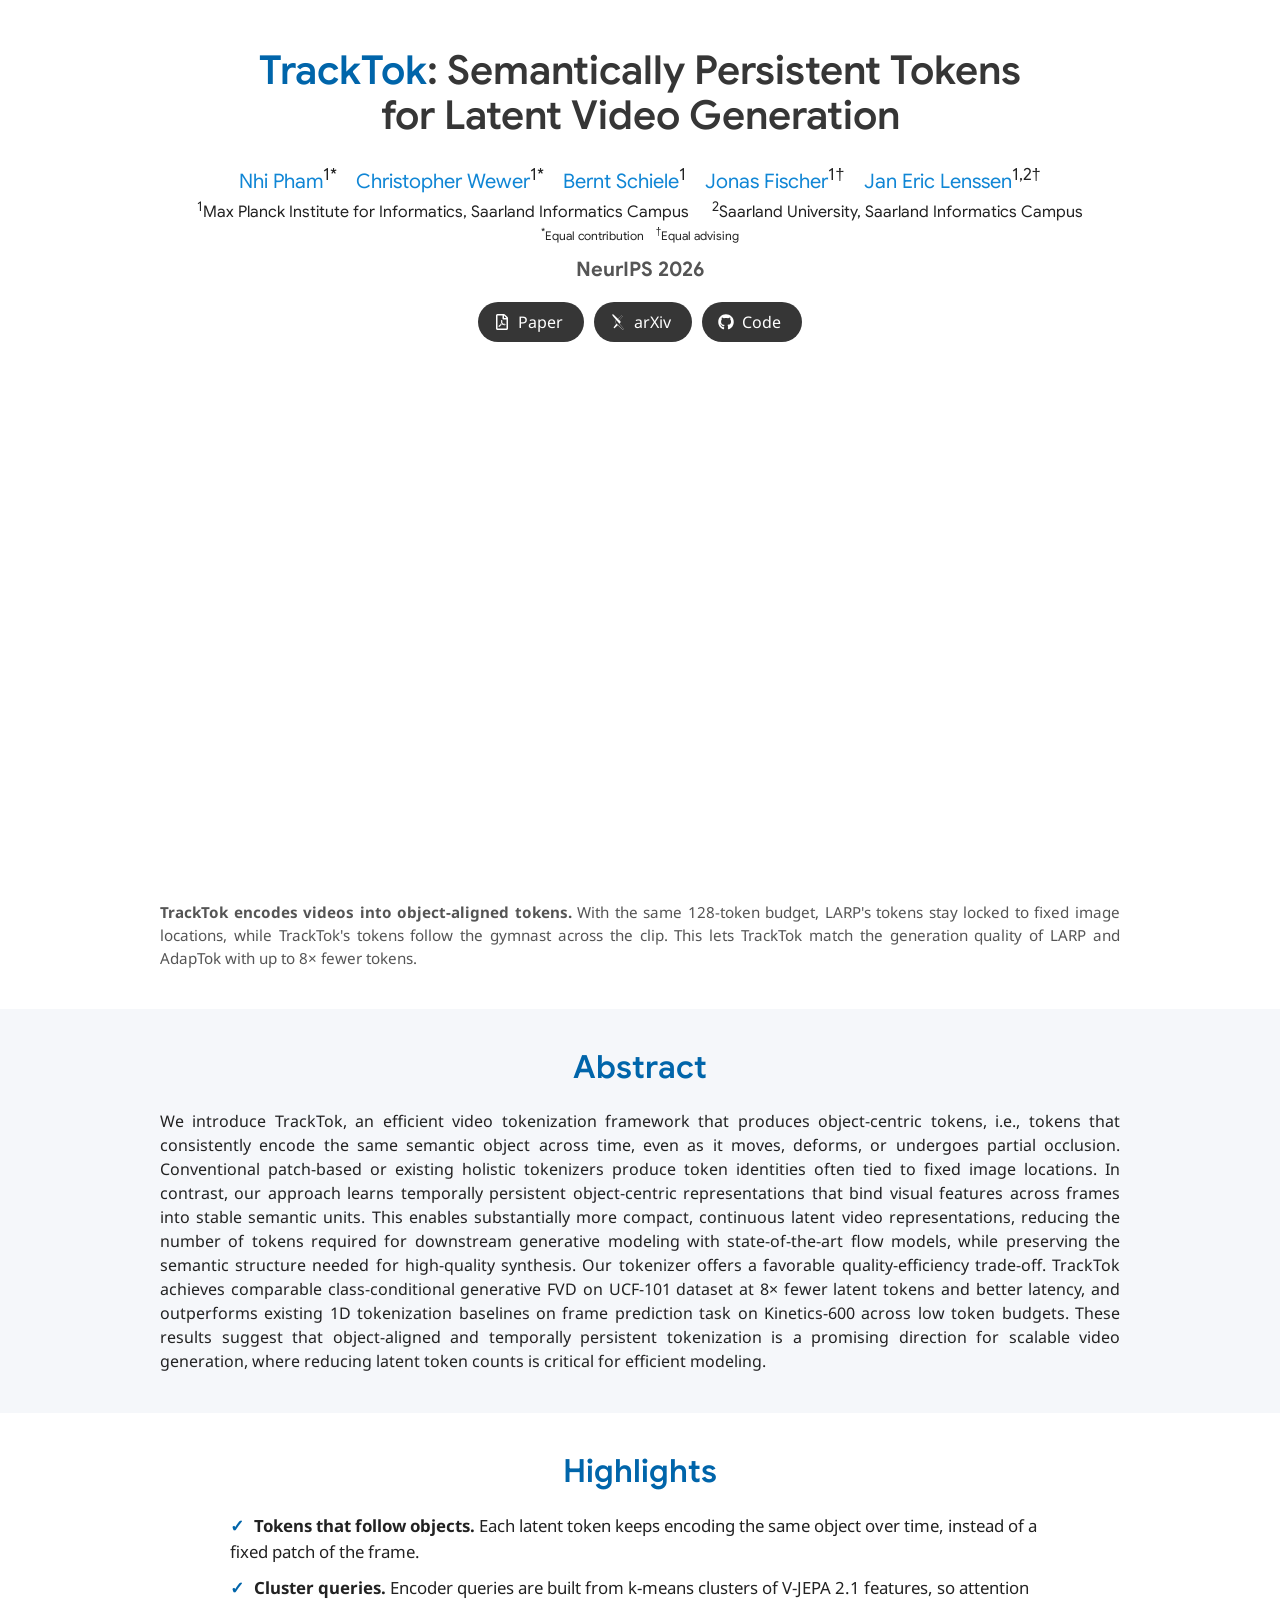
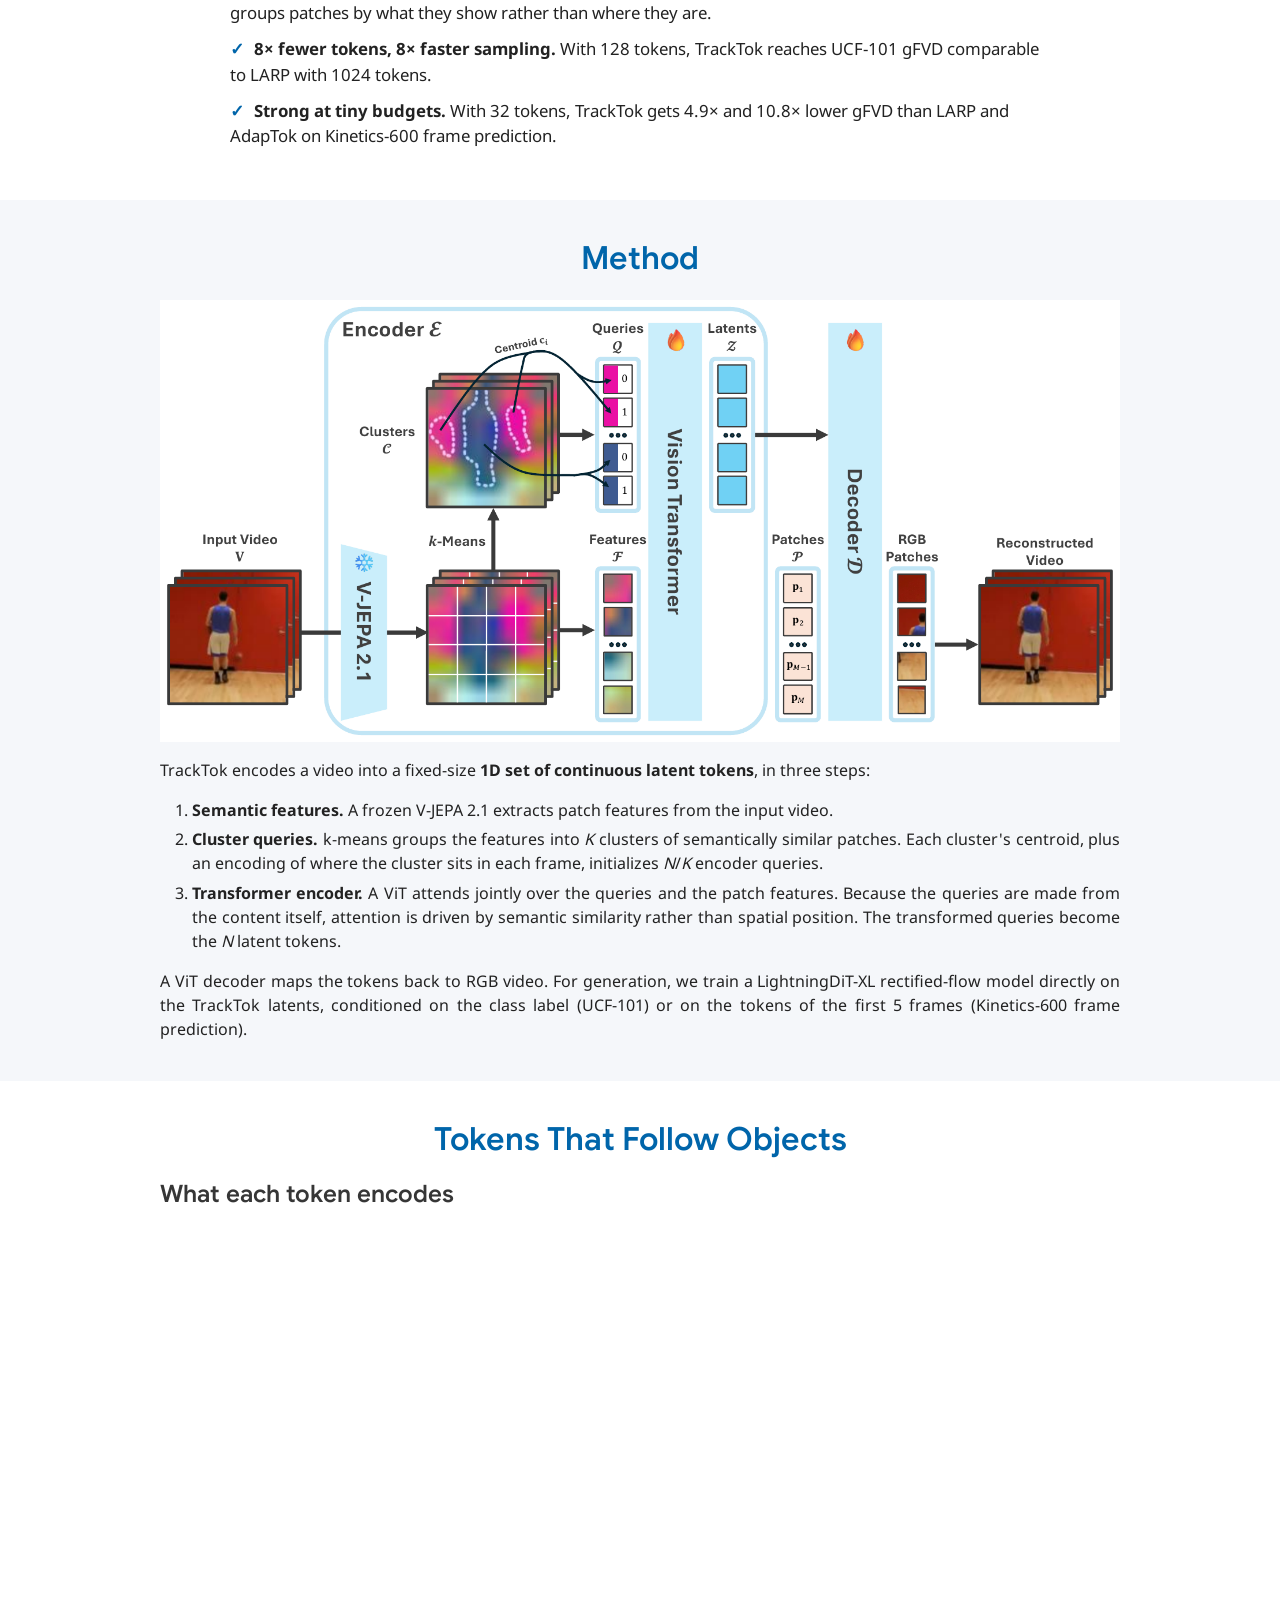
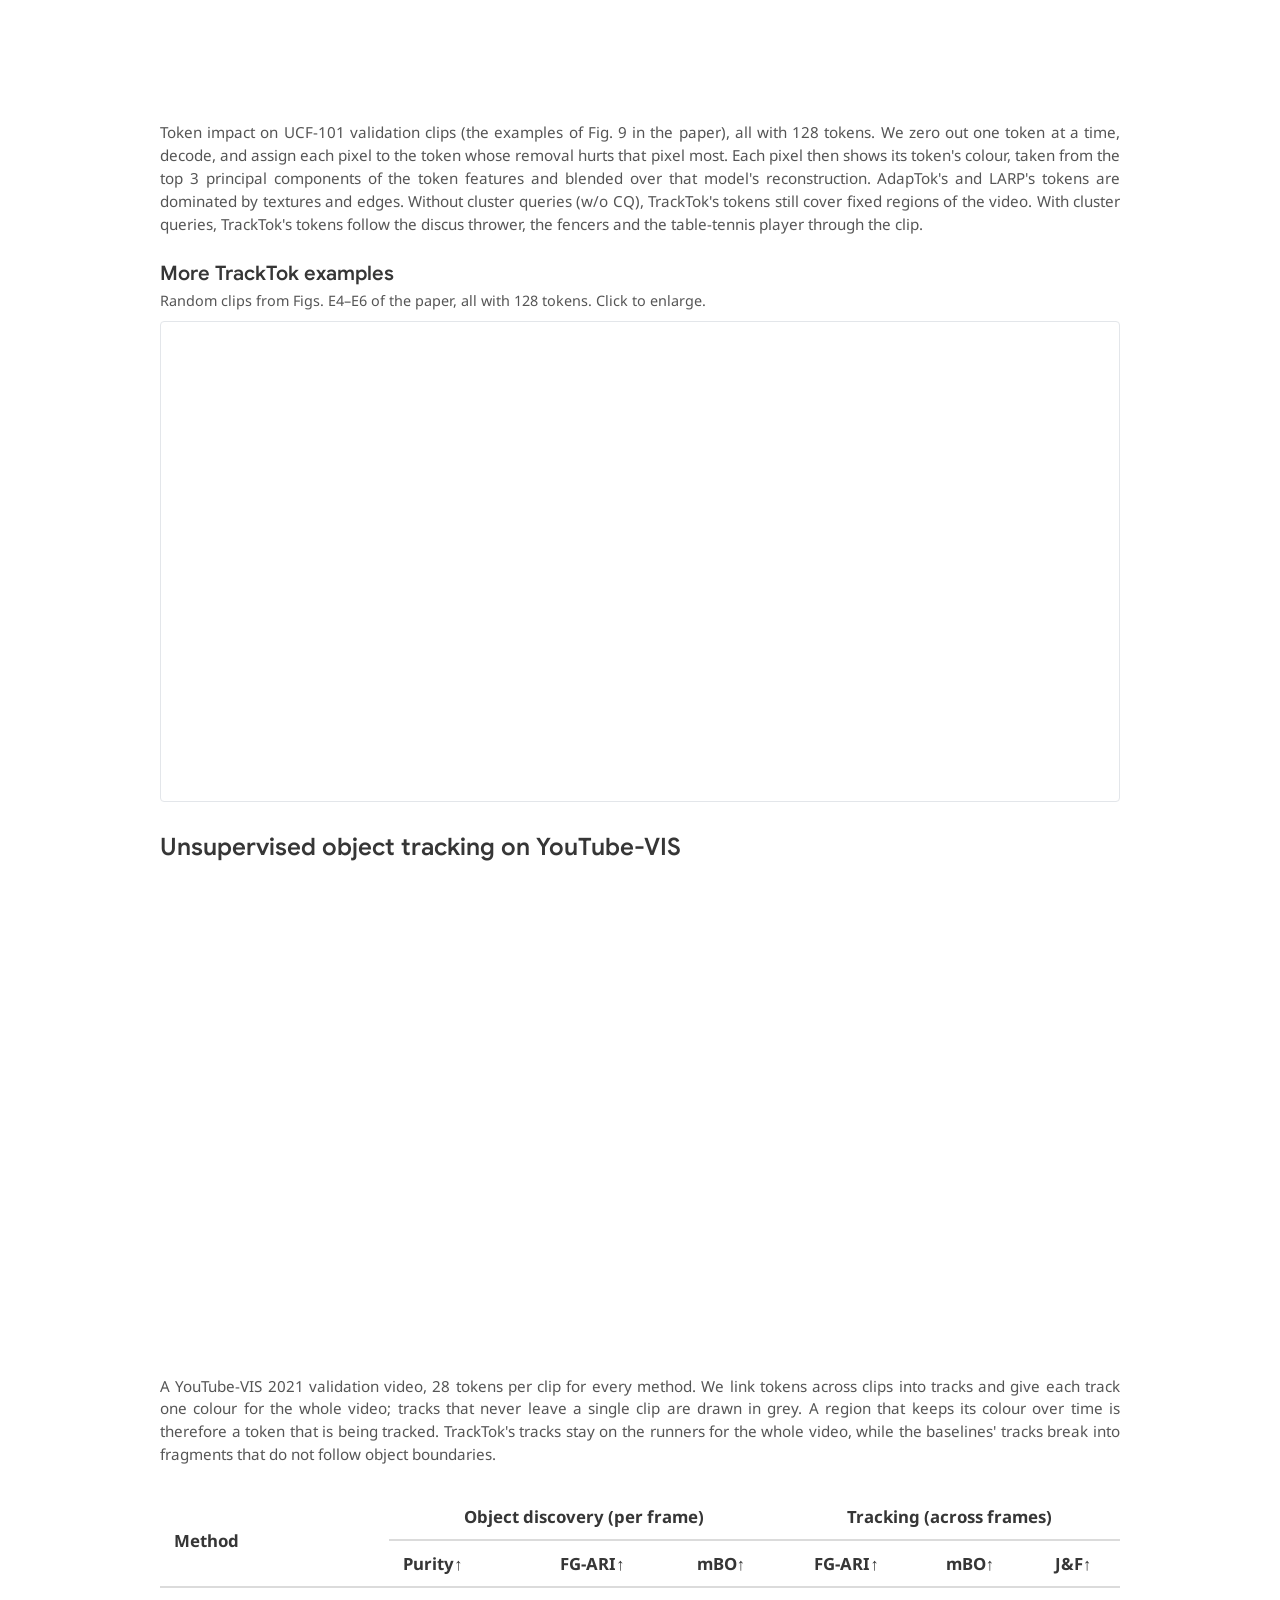
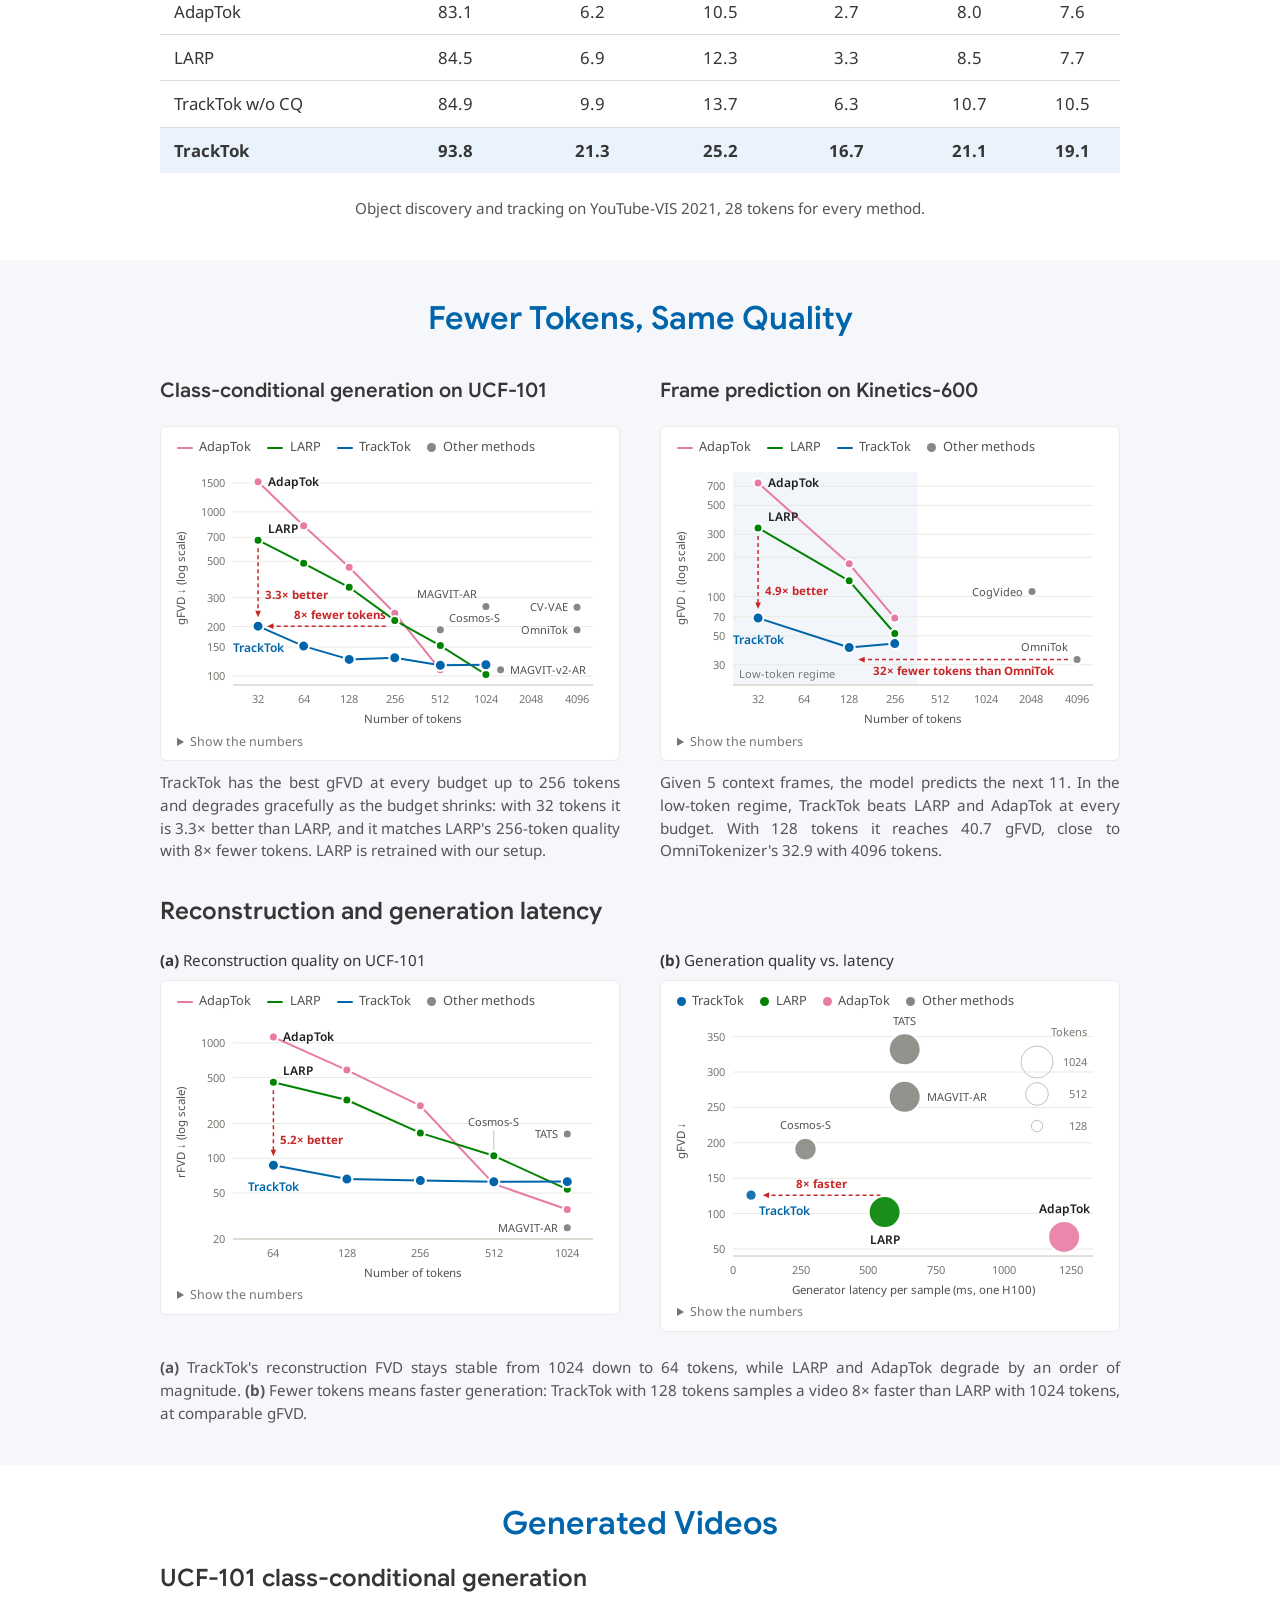
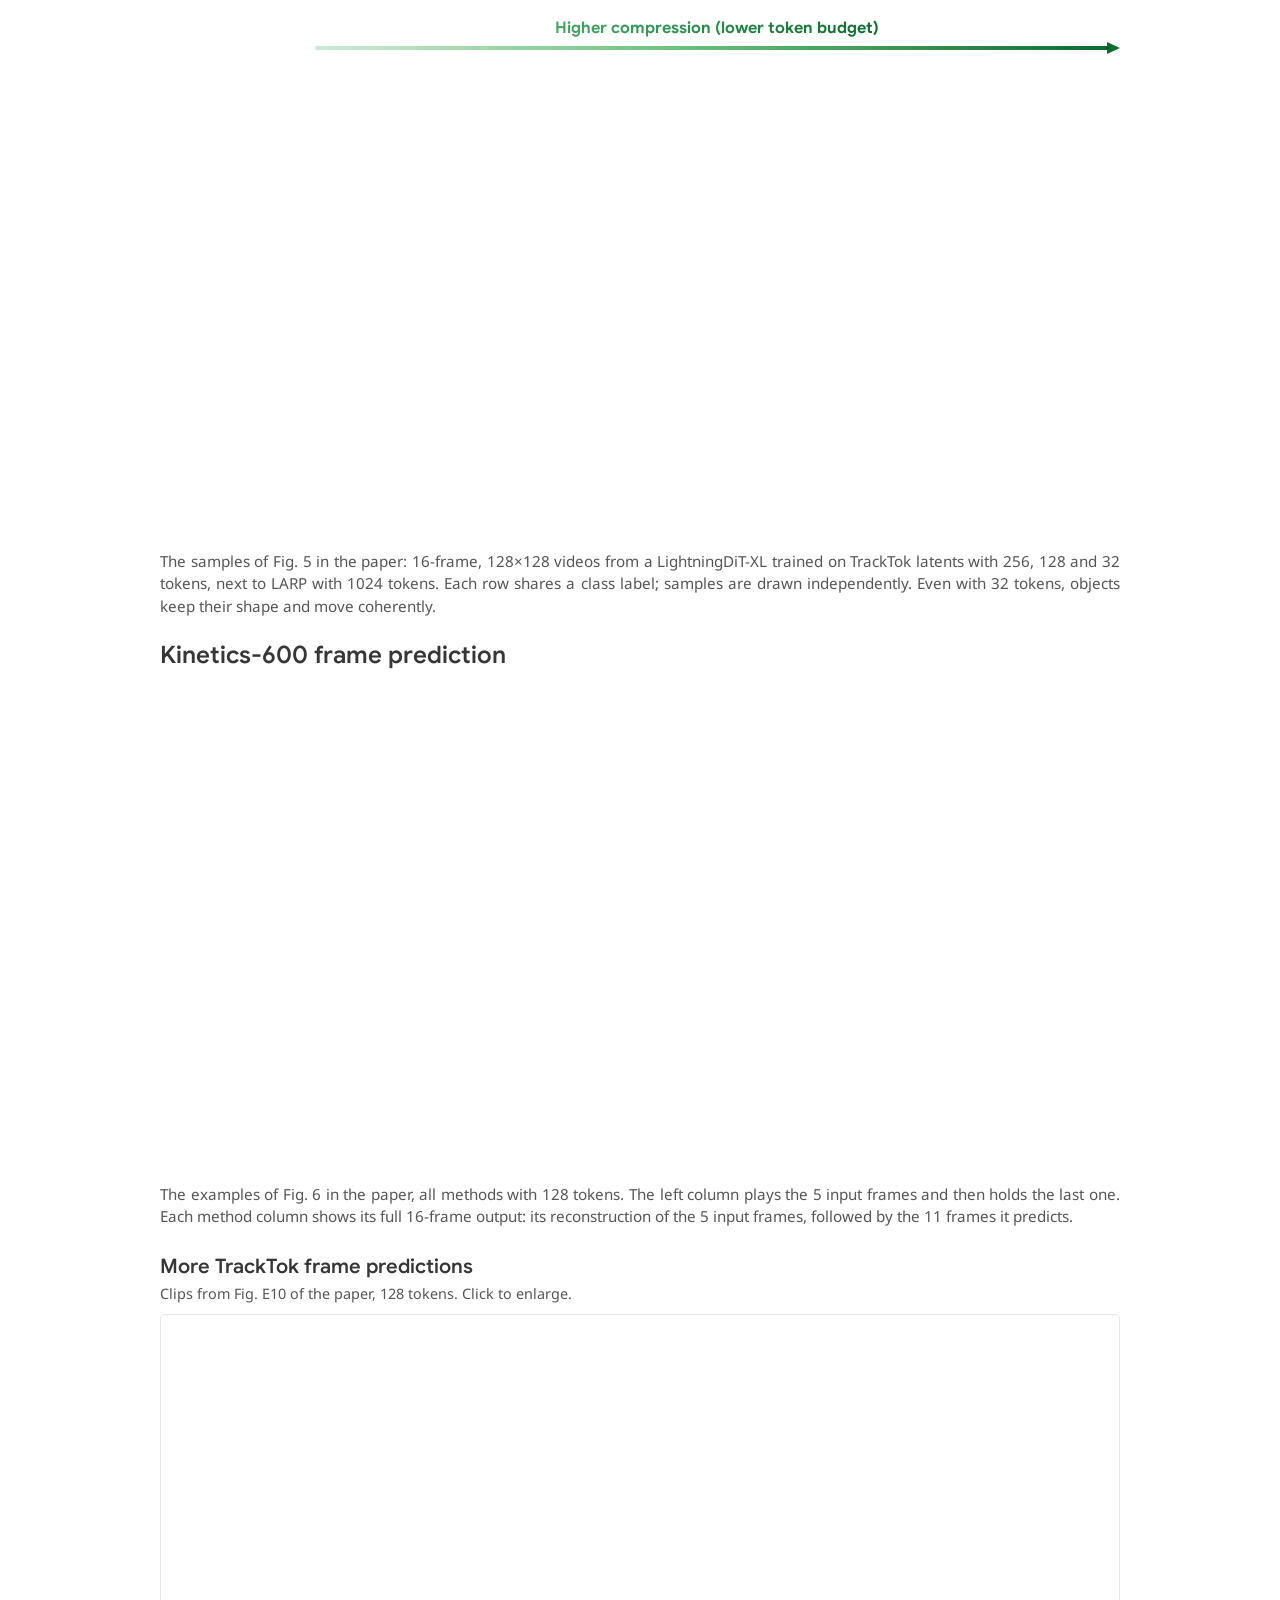
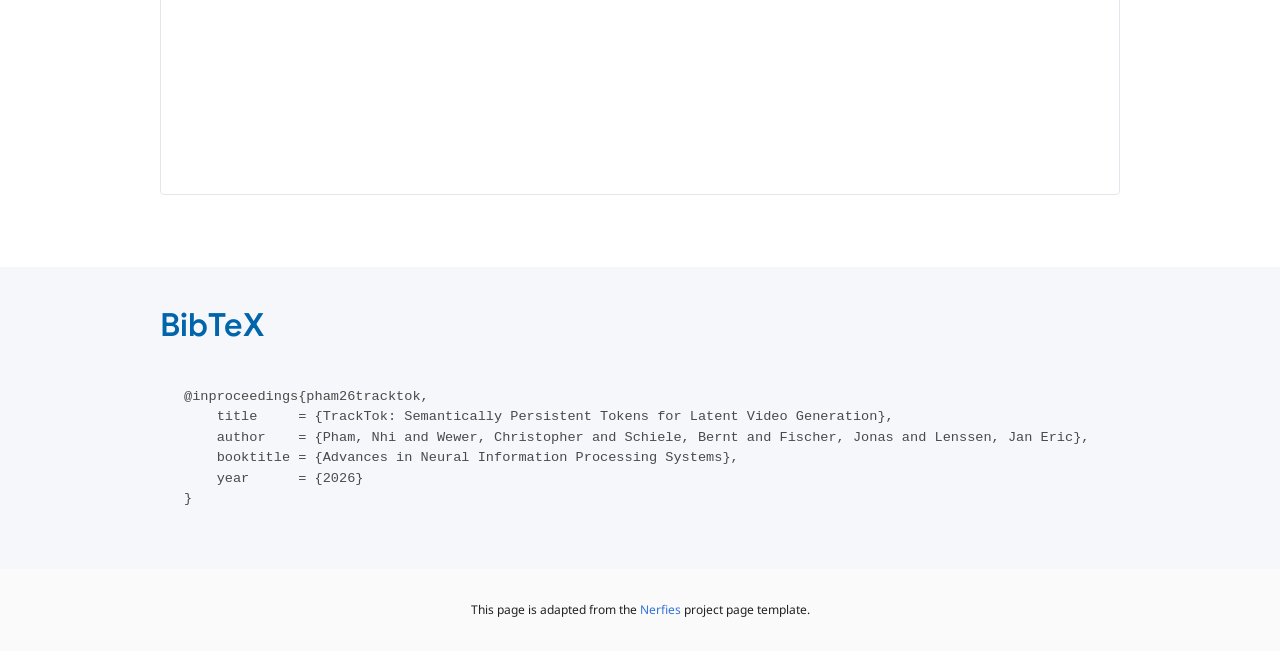
<file: tracktok/index.html>
<!DOCTYPE html>
<html lang="en">

<head>
  <meta charset="utf-8">
  <meta name="viewport" content="width=device-width, initial-scale=1">
  <meta name="description"
    content="TrackTok: a 1D video tokenizer whose tokens follow the same object across frames, giving comparable generation quality with 8x fewer tokens.">
  <meta name="keywords" content="TrackTok, video tokenizer, object-centric, video generation, NeurIPS 2026">
  <title>TrackTok: Semantically Persistent Tokens for Latent Video Generation</title>

  <link rel="stylesheet" href="./static/css/bulma.min.css">
  <link rel="stylesheet" href="./static/css/index.css">
  <script defer src="./static/js/charts.js"></script>
</head>

<body>

  <!-- ===================================================== Header -->
  <section class="hero">
    <div class="hero-body">
      <div class="container is-max-desktop has-text-centered">
        <h1 class="title is-2 publication-title">
          <span class="accent">TrackTok</span>: Semantically Persistent Tokens<br> for Latent Video Generation
        </h1>

        <div class="is-size-5 publication-authors">
          <span class="author-block"><a href="https://phamleyennhi.github.io/">Nhi Pham</a><sup>1*</sup></span>
          <span class="author-block"><a href="https://chrixtar.github.io/">Christopher Wewer</a><sup>1*</sup></span>
          <span class="author-block"><a
              href="https://www.mpi-inf.mpg.de/departments/computer-vision-and-machine-learning/people/bernt-schiele">Bernt
              Schiele</a><sup>1</sup></span>
          <span class="author-block"><a href="https://explainablemachines.com/members/jonas-fischer.html">Jonas
              Fischer</a><sup>1&dagger;</sup></span>
          <span class="author-block"><a href="https://janericlenssen.github.io/">Jan Eric
              Lenssen</a><sup>1,2&dagger;</sup></span>
        </div>

        <div class="is-size-6 publication-authors">
          <span class="affiliation-block"><sup>1</sup>Max Planck Institute for Informatics, Saarland Informatics
            Campus</span>
          <span class="affiliation-block"><sup>2</sup>Saarland University, Saarland Informatics Campus</span>
        </div>
        <div class="is-size-7 publication-authors">
          <sup>*</sup>Equal contribution &nbsp;&nbsp; <sup>&dagger;</sup>Equal advising
        </div>

        <div class="is-size-5 publication-authors" style="margin-top: 0.6rem;">
          <span class="publication-venue">NeurIPS 2026</span>
        </div>

        <div class="publication-links" style="margin-top: 0.8rem;">
          <span class="link-block">
            <a href="https://arxiv.org/pdf/2610.33857" class="button is-normal is-rounded is-dark" target="_blank">
              <span class="icon"><svg viewBox="0 0 384 512" aria-hidden="true">
                  <path fill="currentColor"
                    d="M369.9 97.9L286 14C277 5 264.8-.1 252.1-.1H48C21.5 0 0 21.5 0 48v416c0 26.5 21.5 48 48 48h288c26.5 0 48-21.5 48-48V131.9c0-12.7-5.1-25-14.1-34zM332.1 128H256V51.9l76.1 76.1zM48 464V48h160v104c0 13.3 10.7 24 24 24h104v288H48zm250.2-143.7c-12.2-12-47-8.7-64.4-6.5-17.2-10.5-28.7-25-36.8-46.3 3.9-16.1 10.1-40.6 5.4-56-4.2-26.2-37.8-23.6-42.6-5.9-4.4 16.1-.4 38.5 7 67.1-10 23.9-24.9 56-35.4 74.4-20 10.3-47 26.2-51 46.2-3.3 15.8 26 55.2 76.1-31.2 22.4-7.4 46.8-16.5 68.4-20.1 18.9 10.2 41 17 55.8 17 25.5 0 28-28.2 17.5-38.7zm-198.1 77.8c5.1-13.7 24.5-29.5 30.4-35-19 30.3-30.4 35.7-30.4 35zm81.6-190.6c7.4 0 6.7 32.1 1.8 40.8-4.4-13.9-4.3-40.8-1.8-40.8zm-24.4 136.6c9.7-16.9 18-37 24.7-54.7 8.3 15.1 18.9 27.2 30.1 35.5-20.8 4.3-38.9 13.1-54.8 19.2zm131.6-5s-5 6-37.3-7.8c35.1-2.6 40.9 5.4 37.3 7.8z" />
                </svg></span><span>Paper</span>
            </a>
          </span>
          <span class="link-block">
            <a href="https://arxiv.org/abs/2610.33857" class="button is-normal is-rounded is-dark" target="_blank">
              <span class="icon"><svg viewBox="0 0 448 512" aria-hidden="true">
                  <g>
                    <g transform="matrix(1.5499998,0,0,-1.5499998,-123.19936,553.59966)">
                      <path fill="currentColor"
                        d="m 119.65,351.996 c -5.84961,0.13477 -11.1943,-3.29883 -13.502,-8.67578 -2.19629,-5.27051 -0.61914,-8.9668 4.19727,-15.8652 7.05469,-10.3799 78.8242,-96.5625 78.8242,-96.5625 l -15.8828,-14.8633 c -13.3809,-13.3779 -13.9561,-31.333 -1.50977,-43.7754 l 18.4922,-17.6133 -51.5977,-63.377 c -4.00586,-4.26758 -6.48535,-11.7559 -4.24805,-17.1309 2.27832,-5.53613 7.69727,-9.12891 13.6836,-9.07031 3.83398,0.0957 7.43262,1.87402 9.83789,4.86133 l 61.3691,57.0566 94.5762,-90.0703 c 3.19434,-3.08398 7.44336,-4.83984 11.8828,-4.91016 1.60449,0.0039 3.19824,0.245117 4.73242,0.714844 5.7793,1.80566 10.249,6.41797 11.8711,12.252 1.2998,5.47363 -0.27637,11.2334 -4.18164,15.2832 l -83.0859,100.011996 14.8789,13.834 c 11.0957,10.0029 11.1543,27.3906 0.12695,37.4688 l -16.2949,15.6309 56.2559,66.4434 0.0742,0.0859 0.0664,0.0899 c 5.02734,6.53125 7.43164,11.5615 4.83984,17.9395 -3.13379,5.96875 -8.69727,10.29 -15.2559,11.8516 -0.67676,0.0908 -1.35938,0.13574 -2.04297,0.13671 l -0.004,-0.0117 c -4.42871,-0.27051 -8.61035,-2.13086 -11.7754,-5.24023 l -0.13086,-0.10743 -0.12304,-0.11132 -65.207,-59.127 -89.8965,86.2402 c 0,0 -5.33398,6.47754 -10.9707,6.61133 z m 178.104,-33.041 c 0.47852,-0.002 0.95703,-0.0332 1.43164,-0.0957 4.84277,-1.33301 8.95605,-4.54004 11.4316,-8.91016 1.44922,-3.5625 1.00293,-6.45703 -4.19727,-13.2148 l -56.0586,-66.2188 -26.375,25.3027 64.9551,58.9062 c 2.33887,2.41504 5.46484,3.91113 8.8125,4.2168 v 0.0137 z M 192.436,227.402 334.446,57.244 c 2.78711,-3.48926 4.5293,-6.97949 3.3418,-10.9121 -1.16113,-4.30273 -4.43457,-7.71777 -8.68555,-9.05664 -1.08105,-0.333984 -2.20508,-0.503906 -3.33594,-0.505859 -3.20801,0.07617 -6.26953,1.35645 -8.57617,3.58789 l -142.033,135.284999 c -11.1719,11.1719 -9.48242,26.0195 1.39258,36.8945 z" />
                    </g>
                  </g>
                </svg></span><span>arXiv</span>
            </a>
          </span>
          <span class="link-block">
            <a href="https://github.com/phamleyennhi/tracktok" class="button is-normal is-rounded is-dark"
              target="_blank">
              <span class="icon"><svg viewBox="0 0 496 512" aria-hidden="true">
                  <path fill="currentColor"
                    d="M165.9 397.4c0 2-2.3 3.6-5.2 3.6-3.3.3-5.6-1.3-5.6-3.6 0-2 2.3-3.6 5.2-3.6 3-.3 5.6 1.3 5.6 3.6zm-31.1-4.5c-.7 2 1.3 4.3 4.3 4.9 2.6 1 5.6 0 6.2-2s-1.3-4.3-4.3-5.2c-2.6-.7-5.5.3-6.2 2.3zm44.2-1.7c-2.9.7-4.9 2.6-4.6 4.9.3 2 2.9 3.3 5.9 2.6 2.9-.7 4.9-2.6 4.6-4.6-.3-1.9-3-3.2-5.9-2.9zM244.8 8C106.1 8 0 113.3 0 252c0 110.9 69.8 205.8 169.5 239.2 12.8 2.3 17.3-5.6 17.3-12.1 0-6.2-.3-40.4-.3-61.4 0 0-70 15-84.7-29.8 0 0-11.4-29.1-27.8-36.6 0 0-22.9-15.7 1.6-15.4 0 0 24.9 2 38.6 25.8 21.9 38.6 58.6 27.5 72.9 20.9 2.3-16 8.8-27.1 16-33.7-55.9-6.2-112.3-14.3-112.3-110.5 0-27.5 7.6-41.3 23.6-58.9-2.6-6.5-11.1-33.3 2.6-67.9 20.9-6.5 69 27 69 27 20-5.6 41.5-8.5 62.8-8.5s42.8 2.9 62.8 8.5c0 0 48.1-33.6 69-27 13.7 34.7 5.2 61.4 2.6 67.9 16 17.7 25.8 31.5 25.8 58.9 0 96.5-58.9 104.2-114.8 110.5 9.2 7.9 17 22.9 17 46.4 0 33.7-.3 75.4-.3 83.6 0 6.5 4.6 14.4 17.3 12.1C428.2 457.8 496 362.9 496 252 496 113.3 383.5 8 244.8 8zM97.2 352.9c-1.3 1-1 3.3.7 5.2 1.6 1.6 3.9 2.3 5.2 1 1.3-1 1-3.3-.7-5.2-1.6-1.6-3.9-2.3-5.2-1zm-10.8-8.1c-.7 1.3.3 2.9 2.3 3.9 1.6 1 3.6.7 4.3-.7.7-1.3-.3-2.9-2.3-3.9-2-.6-3.6-.3-4.3.7zm32.4 35.6c-1.6 1.3-1 4.3 1.3 6.2 2.3 2.3 5.2 2.6 6.5 1 1.3-1.3.7-4.3-1.3-6.2-2.2-2.3-5.2-2.6-6.5-1zm-11.4-14.7c-1.6 1-1.6 3.6 0 5.9 1.6 2.3 4.3 3.3 5.6 2.3 1.6-1.3 1.6-3.9 0-6.2-1.4-2.3-4-3.3-5.6-2z" />
                </svg></span><span>Code</span>
            </a>
          </span>
        </div>
      </div>
    </div>
  </section>

  <!-- ===================================================== Teaser -->
  <section class="section" style="padding-top: 0;">
    <div class="container is-max-desktop">
      <div class="figure">
        <video autoplay muted loop playsinline preload="auto"
          aria-label="Input balance-beam clip next to the token maps of LARP and TrackTok">
          <source src="./static/videos/teaser_tokens.mp4" type="video/mp4">
        </video>
      </div>
      <p class="caption">
        <b>TrackTok encodes videos into object-aligned tokens.</b> With the same 128-token budget, LARP's tokens stay
        locked to fixed image locations, while TrackTok's tokens follow the gymnast across the clip. This lets
        TrackTok match the generation quality of LARP and AdapTok with up to 8&times; fewer tokens.
      </p>
    </div>
  </section>

  <!-- ===================================================== Abstract -->
  <section class="section soft">
    <div class="container is-max-desktop">
      <h2 class="title is-3 has-text-centered">Abstract</h2>
      <div class="content has-text-justified">
        <p>
          We introduce TrackTok, an efficient video tokenization framework that produces object-centric tokens,
          i.e., tokens that consistently encode the same semantic object across time, even as it moves, deforms, or
          undergoes partial occlusion. Conventional patch-based or existing holistic tokenizers produce token
          identities often tied to fixed image locations. In contrast, our approach learns temporally persistent
          object-centric representations that bind visual features across frames into stable semantic units. This
          enables substantially more compact, continuous latent video representations, reducing the number of tokens
          required for downstream generative modeling with state-of-the-art flow models, while preserving the semantic
          structure needed for high-quality synthesis. Our tokenizer offers a favorable quality-efficiency trade-off.
          TrackTok achieves comparable class-conditional generative FVD on UCF-101 dataset at 8&times; fewer latent
          tokens and better latency, and outperforms existing 1D tokenization baselines on frame prediction task on
          Kinetics-600 across low token budgets. These results suggest that object-aligned and temporally persistent
          tokenization is a promising direction for scalable video generation, where reducing latent token counts is
          critical for efficient modeling.
        </p>
      </div>
    </div>
  </section>

  <!-- ===================================================== Highlights -->
  <section class="section">
    <div class="container is-max-desktop">
      <h2 class="title is-3 has-text-centered">Highlights</h2>
      <ul class="highlights">
        <li><b>Tokens that follow objects.</b> Each latent token keeps encoding the same object over time, instead of
          a fixed patch of the frame.</li>
        <li><b>Cluster queries.</b> Encoder queries are built from k-means clusters of V-JEPA 2.1 features, so
          attention groups patches by what they show rather than where they are.</li>
        <li><b>8&times; fewer tokens, 8&times; faster sampling.</b> With 128 tokens, TrackTok reaches UCF-101 gFVD
          comparable to LARP with 1024 tokens.</li>
        <li><b>Strong at tiny budgets.</b> With 32 tokens, TrackTok gets 4.9&times; and 10.8&times; lower gFVD than
          LARP and AdapTok on Kinetics-600 frame prediction.</li>
      </ul>
    </div>
  </section>

  <!-- ===================================================== Method -->
  <section class="section soft">
    <div class="container is-max-desktop">
      <h2 class="title is-3 has-text-centered">Method</h2>
      <div class="figure">
        <img src="./static/images/method.png"
          alt="TrackTok architecture: V-JEPA 2.1 features, k-means clusters forming encoder queries, a Vision Transformer encoder producing latent tokens, and a ViT decoder reconstructing the video.">
      </div>
      <div class="content has-text-justified" style="margin-top: 1rem;">
        <p>
          TrackTok encodes a video into a fixed-size <b>1D set of continuous latent tokens</b>, in three steps:
        </p>
        <ol class="method-steps">
          <li><b>Semantic features.</b> A frozen V-JEPA 2.1 extracts patch features from the input video.</li>
          <li><b>Cluster queries.</b> k-means groups the features into <i>K</i> clusters of semantically similar
            patches. Each cluster's centroid, plus an encoding of where the cluster sits in each frame, initializes
            <i>N</i>/<i>K</i> encoder queries.
          </li>
          <li><b>Transformer encoder.</b> A ViT attends jointly over the queries and the patch features. Because the
            queries are made from the content itself, attention is driven by semantic similarity rather than spatial
            position. The transformed queries become the <i>N</i> latent tokens.</li>
        </ol>
        <p>
          A ViT decoder maps the tokens back to RGB video. For generation, we train a LightningDiT-XL rectified-flow
          model directly on the TrackTok latents, conditioned on the class label (UCF-101) or on the tokens of the
          first 5 frames (Kinetics-600 frame prediction).
        </p>
      </div>
    </div>
  </section>

  <!-- ===================================================== Object-centric tokens -->
  <section class="section">
    <div class="container is-max-desktop">
      <h2 class="title is-3 has-text-centered">Tokens That Follow Objects</h2>

      <h3 class="title is-4">What each token encodes</h3>
      <div class="figure">
        <video autoplay muted loop playsinline preload="auto">
          <source src="./static/videos/token_maps.mp4" type="video/mp4">
        </video>
      </div>
      <p class="caption">
        Token impact on UCF-101 validation clips (the examples of Fig.&nbsp;9 in the paper), all with 128 tokens. We
        zero out one token at a time, decode, and assign each pixel to the token whose removal hurts that pixel most.
        Each pixel then shows its token's colour, taken from the top 3 principal components of the token features and
        blended over that model's reconstruction. AdapTok's and LARP's tokens are dominated by textures and edges.
        Without cluster queries (w/o CQ), TrackTok's tokens still cover fixed regions of the video. With cluster
        queries, TrackTok's tokens follow the discus thrower, the fencers and the table-tennis player through the clip.
      </p>

      <h4 class="title is-5 gallery-title">More TrackTok examples</h4>
      <p class="gallery-hint">Random clips from Figs.&nbsp;E4&ndash;E6 of the paper, all with 128 tokens. Click to
        enlarge.</p>
      <div class="gallery">
        <button type="button" class="gallery-item" aria-label="Enlarge the TrackTok examples">
          <video autoplay muted loop playsinline preload="metadata">
            <source src="./static/videos/token_gallery.mp4" type="video/mp4">
          </video>
        </button>
      </div>

      <h3 class="title is-4">Unsupervised object tracking on YouTube-VIS</h3>
      <div class="figure">
        <video autoplay muted loop playsinline preload="metadata">
          <source src="./static/videos/ytvis_tracking_2908.mp4" type="video/mp4">
        </video>
      </div>
      <p class="caption">
        A YouTube-VIS 2021 validation video, 28 tokens per clip for every method. We link tokens across clips into
        tracks and give each track one colour for the whole video; tracks that never leave a single clip are drawn in
        grey. A region that keeps its colour over time is therefore a token that is being tracked. TrackTok's tracks
        stay on the runners for the whole video, while the baselines' tracks break into fragments that do not follow
        object boundaries.
      </p>

      <div class="table-container tracking-table">
        <table class="table is-fullwidth is-hoverable results-table">
          <thead>
            <tr>
              <th rowspan="2">Method</th>
              <th colspan="3">Object discovery (per frame)</th>
              <th colspan="3">Tracking (across frames)</th>
            </tr>
            <tr>
              <th>Purity&uarr;</th>
              <th>FG-ARI&uarr;</th>
              <th>mBO&uarr;</th>
              <th>FG-ARI&uarr;</th>
              <th>mBO&uarr;</th>
              <th>J&amp;F&uarr;</th>
            </tr>
          </thead>
          <tbody>
            <tr>
              <td>AdapTok</td>
              <td>83.1</td>
              <td>6.2</td>
              <td>10.5</td>
              <td>2.7</td>
              <td>8.0</td>
              <td>7.6</td>
            </tr>
            <tr>
              <td>LARP</td>
              <td>84.5</td>
              <td>6.9</td>
              <td>12.3</td>
              <td>3.3</td>
              <td>8.5</td>
              <td>7.7</td>
            </tr>
            <tr>
              <td>TrackTok w/o CQ</td>
              <td>84.9</td>
              <td>9.9</td>
              <td>13.7</td>
              <td>6.3</td>
              <td>10.7</td>
              <td>10.5</td>
            </tr>
            <tr class="ours">
              <td><b>TrackTok</b></td>
              <td class="best">93.8</td>
              <td class="best">21.3</td>
              <td class="best">25.2</td>
              <td class="best">16.7</td>
              <td class="best">21.1</td>
              <td class="best">19.1</td>
            </tr>
          </tbody>
        </table>
      </div>
      <p class="caption has-text-centered">Object discovery and tracking on YouTube-VIS 2021, 28 tokens for every
        method.</p>
    </div>
  </section>

  <!-- ===================================================== Quantitative results -->
  <section class="section soft">
    <div class="container is-max-desktop">
      <h2 class="title is-3 has-text-centered">Fewer Tokens, Same Quality</h2>

      <div class="columns is-variable is-5 side-by-side">
        <div class="column is-half">
          <h3 class="title is-5">Class-conditional generation on UCF-101</h3>
          <div class="chart" data-chart="ucf-gfvd"
            aria-label="gFVD versus number of tokens on UCF-101 class-conditional generation for TrackTok, LARP, AdapTok and other methods">
          </div>
          <p class="caption">
            TrackTok has the best gFVD at every budget up to 256 tokens and degrades gracefully as the budget shrinks:
            with 32 tokens it is 3.3&times; better than LARP, and it matches LARP's 256-token quality with 8&times;
            fewer tokens. LARP is retrained with our setup.
          </p>
        </div>
        <div class="column is-half">
          <h3 class="title is-5">Frame prediction on Kinetics-600</h3>
          <div class="chart" data-chart="k600-fp"
            aria-label="gFVD versus number of tokens for frame prediction on Kinetics-600"></div>
          <p class="caption">
            Given 5 context frames, the model predicts the next 11. In the low-token regime, TrackTok beats LARP and
            AdapTok at every budget. With 128 tokens it reaches 40.7 gFVD, close to OmniTokenizer's 32.9 with 4096
            tokens.
          </p>
        </div>
      </div>

      <h3 class="title is-4">Reconstruction and generation latency</h3>
      <div class="columns is-variable is-5">
        <div class="column is-half">
          <p class="chart-heading"><b>(a)</b> Reconstruction quality on UCF-101</p>
          <div class="chart" data-chart="ucf-rfvd" aria-label="Reconstruction FVD versus number of tokens on UCF-101">
          </div>
        </div>
        <div class="column is-half">
          <p class="chart-heading"><b>(b)</b> Generation quality vs. latency</p>
          <div class="chart" data-chart="latency"
            aria-label="gFVD versus generator latency per sample; bubble area shows the number of tokens"></div>
        </div>
      </div>
      <p class="caption">
        <b>(a)</b> TrackTok's reconstruction FVD stays stable from 1024 down to 64 tokens, while LARP and AdapTok
        degrade by an order of magnitude. <b>(b)</b> Fewer tokens means faster generation: TrackTok with 128 tokens
        samples a video 8&times; faster than LARP with 1024 tokens, at comparable gFVD.
      </p>
    </div>
  </section>

  <!-- ===================================================== Qualitative generation -->
  <section class="section">
    <div class="container is-max-desktop">
      <h2 class="title is-3 has-text-centered">Generated Videos</h2>

      <h3 class="title is-4">UCF-101 class-conditional generation</h3>
      <div class="figure">
        <!-- spans the four sample columns: they start after the 150-px class-label column of the 930-px video -->
        <div class="compression-arrow" style="margin-left: 16.13%;"><span class="compression-text">Higher compression
            (lower token budget)</span></div>
        <video autoplay muted loop playsinline preload="auto">
          <source src="./static/videos/ucf101_generation.mp4" type="video/mp4">
        </video>
      </div>
      <p class="caption">
        The samples of Fig.&nbsp;5 in the paper: 16-frame, 128&times;128 videos from a LightningDiT-XL trained on
        TrackTok latents with 256, 128 and 32 tokens, next to LARP with 1024 tokens. Each row shares a class label;
        samples are drawn independently. Even with 32 tokens, objects keep their shape and move coherently.
      </p>

      <h3 class="title is-4">Kinetics-600 frame prediction</h3>
      <div class="figure">
        <video autoplay muted loop playsinline preload="auto">
          <source src="./static/videos/k600_frame_prediction.mp4" type="video/mp4">
        </video>
      </div>
      <p class="caption">
        The examples of Fig.&nbsp;6 in the paper, all methods with 128 tokens. The left column plays the 5 input
        frames and then holds the last one. Each method column shows its full 16-frame output: its reconstruction of
        the 5 input frames, followed by the 11 frames it predicts.
      </p>

      <h4 class="title is-5 gallery-title">More TrackTok frame predictions</h4>
      <p class="gallery-hint">Clips from Fig.&nbsp;E10 of the paper, 128 tokens. Click to enlarge.</p>
      <div class="gallery">
        <button type="button" class="gallery-item" aria-label="Enlarge the TrackTok frame predictions">
          <video autoplay muted loop playsinline preload="metadata">
            <source src="./static/videos/fp_gallery.mp4" type="video/mp4">
          </video>
        </button>
      </div>
    </div>
  </section>

  <!-- ===================================================== BibTeX -->
  <section class="section soft" id="BibTeX">
    <div class="container is-max-desktop">
      <h2 class="title is-3">BibTeX</h2>
      <pre><code>@inproceedings{pham26tracktok,
    title     = {TrackTok: Semantically Persistent Tokens for Latent Video Generation},
    author    = {Pham, Nhi and Wewer, Christopher and Schiele, Bernt and Fischer, Jonas and Lenssen, Jan Eric},
    booktitle = {Advances in Neural Information Processing Systems},
    year      = {2026}
}</code></pre>
    </div>
  </section>

  <footer class="footer">
    <div class="container is-max-desktop has-text-centered is-size-7">
      This page is adapted from the <a href="https://github.com/nerfies/nerfies.github.io">Nerfies</a> project page
      template.
    </div>
  </footer>

  <!-- Enlarged view for the gallery clips: click a clip to open, click anywhere or press Esc to close. -->
  <div class="lightbox" id="lightbox" role="dialog" aria-modal="true" aria-label="Enlarged video" tabindex="-1" hidden>
    <video id="lightbox-video" muted loop playsinline></video>
    <span class="lightbox-hint">Click anywhere or press Esc to close</span>
  </div>
  <script>
    (function () {
      var box = document.getElementById('lightbox');
      var big = document.getElementById('lightbox-video');
      var opener = null;
      function open(item) {
        var small = item.querySelector('video');
        big.src = small.currentSrc || small.querySelector('source').src;
        opener = item;
        box.hidden = false;
        big.play();
        box.focus();
      }
      function close() {
        if (box.hidden) return;
        box.hidden = true;
        big.pause();
        big.removeAttribute('src');
        big.load();
        if (opener) opener.focus();
      }
      document.querySelectorAll('.gallery-item').forEach(function (item) {
        item.addEventListener('click', function () { open(item); });
      });
      box.addEventListener('click', close);
      document.addEventListener('keydown', function (e) { if (e.key === 'Escape') close(); });
    })();
  </script>

</body>

</html>
</file>
<file: tracktok/static/css/index.css>
/* Fonts are vendored in static/fonts (latin subset, SIL OFL 1.1, see OFL-*.txt). */
@font-face {
  font-family: 'Google Sans';
  font-style: normal;
  font-weight: 400 700;
  font-display: swap;
  src: url('../fonts/GoogleSans-latin.woff2') format('woff2');
}

@font-face {
  font-family: 'Noto Sans';
  font-style: normal;
  font-weight: 400 700;
  font-display: swap;
  src: url('../fonts/NotoSans-latin.woff2') format('woff2');
}

:root {
  --accent: #0065aa;
  --muted: #555;
  --soft-bg: #f5f7fa;
}

body {
  font-family: 'Noto Sans', sans-serif;
  color: #222;
  background: #fff;
}

.publication-title,
.publication-authors,
.title {
  font-family: 'Google Sans', 'Noto Sans', sans-serif;
}

/* The title breaks after "Tokens" (explicit <br>); balance keeps narrow screens tidy too */
.publication-title {
  text-wrap: balance;
}

.accent {
  color: var(--accent);
}

.publication-authors a {
  color: hsl(204, 86%, 45%) !important;
}

.publication-authors a:hover {
  text-decoration: underline;
}

.author-block {
  display: inline-block;
  margin: 0 0.35em;
}

.affiliation-block {
  display: inline-block;
  margin: 0 0.6em;
}

.publication-venue {
  color: var(--muted);
  font-weight: bold;
}

.link-block a {
  margin: 5px 3px;
}

.link-block .icon svg {
  width: 1em;
  height: 1em;
}

.section {
  padding: 2.5rem 1.5rem;
}

.section.soft {
  background: var(--soft-bg);
}

h2.title {
  color: var(--accent);
}

h3.title {
  margin-top: 1.5rem;
}

.figure {
  margin: 1rem 0 0.5rem;
  text-align: center;
}

.figure img,
.figure video {
  width: 100%;
  height: auto;
  display: block;
  margin: 0 auto;
}

.figure video {
  border-radius: 4px;
}

.figure.narrow img {
  max-width: 560px;
}

.caption {
  font-size: 0.95rem;
  color: var(--muted);
  text-align: justify;
  margin-top: 0.6rem;
}

/* TrackTok-only gallery under the token video + click-to-enlarge view */
.gallery-title {
  margin-top: 1.75rem;
  margin-bottom: 0.25rem !important;
}

.gallery-hint {
  font-size: 0.9rem;
  color: var(--muted);
  margin-bottom: 0.6rem;
}

.gallery {
  margin-bottom: 2rem;
}

.gallery-item {
  display: block;
  width: 100%;
  padding: 0;
  border: 1px solid #e3e6ea;
  border-radius: 4px;
  background: #fff;
  cursor: zoom-in;
  overflow: hidden;
  transition: box-shadow 0.15s ease;
}

.gallery-item:hover,
.gallery-item:focus-visible {
  box-shadow: 0 2px 10px rgba(0, 0, 0, 0.18);
  outline: none;
}

.gallery-item video {
  display: block;
  width: 100%;
  height: auto;
}

.lightbox {
  position: fixed;
  inset: 0;
  z-index: 1000;
  display: flex;
  flex-direction: column;
  align-items: center;
  justify-content: center;
  gap: 0.75rem;
  padding: 1rem;
  background: rgba(0, 0, 0, 0.85);
  cursor: zoom-out;
}

.lightbox[hidden] {
  display: none;
}

.lightbox video {
  width: min(96vw, 1400px);
  max-height: 85vh;
  height: auto;
  object-fit: contain;
  background: #fff;
  border-radius: 4px;
}

.lightbox-hint {
  color: #ddd;
  font-size: 0.85rem;
}

.highlights {
  list-style: none;
  margin: 0 auto;
  max-width: 820px;
}

.highlights li {
  margin: 0.7rem 0;
  font-size: 1.05rem;
}

.highlights li::before {
  content: '✓';
  color: var(--accent);
  font-weight: bold;
  padding-right: 0.6rem;
}

.method-steps li {
  margin: 0.35rem 0;
}

.results-table {
  margin: 1rem auto 0;
  font-size: 0.95rem;
}

/* Charts drawn by static/js/charts.js. Series colours were run through the colour-blind
   palette check (TrackTok = page accent); pink sits below 3:1 on white, so every chart also
   carries direct labels and a data table. */
.chart {
  --c-tracktok: #0065aa;
  --c-larp: #008300;
  --c-adaptok: #e87ba4;
  --c-other: #898781;
  --ink-1: #1f1f1d;
  --ink-2: #52514e;
  --ink-muted: #767570;
  --grid: #e9e8e2;
  --axis: #c3c2b7;
  position: relative;
  background: #fff;
  border: 1px solid rgba(11, 11, 11, 0.08);
  border-radius: 6px;
  padding: 10px 12px 6px;
  margin-top: 0.5rem;
}

.chart-legend {
  display: flex;
  flex-wrap: wrap;
  gap: 0.2rem 1rem;
  font-size: 0.8rem;
  color: var(--ink-2);
  margin: 0 0 0.25rem 0.25rem;
}

.chart .key {
  display: inline-block;
  vertical-align: middle;
  margin-right: 0.4rem;
}

.chart .key-line {
  width: 16px;
  height: 2px;
  border-radius: 1px;
}

.chart .key-dot {
  width: 9px;
  height: 9px;
  border-radius: 50%;
}

.chart .key-none {
  width: 9px;
}

.chart-plot {
  position: relative;
}

.chart-plot svg {
  display: block;
  overflow: visible;
  outline: none;
}

.chart-plot svg:focus-visible {
  outline: 2px solid var(--c-tracktok);
  outline-offset: 2px;
  border-radius: 4px;
}

.chart svg text {
  font-family: 'Noto Sans', sans-serif;
}

.chart .grid {
  stroke: var(--grid);
  stroke-width: 1;
}

.chart .axis {
  stroke: var(--axis);
  stroke-width: 1;
}

.chart .tick {
  font-size: 11px;
  fill: var(--ink-muted);
  font-variant-numeric: tabular-nums;
}

.chart .axis-title {
  font-size: 11.5px;
  fill: var(--ink-2);
}

.chart .line {
  fill: none;
  stroke-width: 2;
  stroke-linejoin: round;
  stroke-linecap: round;
}

.chart .dot,
.chart .bubble {
  stroke: #fff;
  stroke-width: 2;
}

.chart .bubble {
  fill-opacity: 0.9;
}

.chart .size-key {
  fill: none;
  stroke: var(--axis);
  stroke-width: 1;
}

.chart .series-label {
  font-size: 12px;
  font-weight: 600;
  fill: var(--ink-1);
}

.chart .series-label.ours {
  fill: var(--c-tracktok);
}

.chart .other-label {
  font-size: 11px;
  fill: var(--ink-2);
}

.chart .leader {
  stroke: var(--axis);
  stroke-width: 1;
}

.chart .band {
  fill: #f2f6fb;
}

.chart .band-label {
  font-size: 11px;
  fill: var(--ink-muted);
}

/* Annotations follow the paper: red dashed arrows with red labels */
.chart {
  --c-note: #c62828;
}

.chart .note-line {
  fill: none;
  stroke: var(--c-note);
  stroke-width: 1.5;
  stroke-dasharray: 4 3;
}

.chart .note-head {
  fill: var(--c-note);
  stroke: none;
}

.chart .note-text {
  font-size: 11.5px;
  font-weight: 700;
  fill: var(--c-note);
}

.chart .crosshair {
  stroke: var(--ink-muted);
  stroke-width: 1;
  pointer-events: none;
}

.chart-tip {
  position: absolute;
  z-index: 5;
  pointer-events: none;
  background: #fff;
  border: 1px solid rgba(11, 11, 11, 0.12);
  border-radius: 6px;
  box-shadow: 0 4px 14px rgba(0, 0, 0, 0.12);
  padding: 6px 9px;
  font-size: 0.78rem;
  color: var(--ink-2);
  white-space: nowrap;
}

.chart-tip .tip-title {
  color: var(--ink-1);
  font-weight: 600;
  margin-bottom: 2px;
}

.chart-tip .tip-row strong {
  color: var(--ink-1);
  font-variant-numeric: tabular-nums;
}

.chart-data {
  margin: 0.2rem 0 0.2rem 0.25rem;
}

.chart-data summary {
  font-size: 0.78rem;
  color: var(--ink-muted);
  cursor: pointer;
}

.chart-data .results-table {
  font-size: 0.78rem;
  margin: 0.4rem 0 0.2rem;
}

/* UCF-101 generation table and K600 frame-prediction plot side by side */
.side-by-side {
  margin-top: 0.5rem;
}

.side-by-side h3.title {
  margin-top: 0.5rem;
}

.side-by-side .results-table {
  font-size: 0.85rem;
}

.results-table th,
.results-table td {
  text-align: center !important;
  vertical-align: middle !important;
  white-space: nowrap;
}

.results-table td:first-child,
.results-table th:first-child {
  text-align: left !important;
}

.results-table tr.ours td {
  background: #eaf3fb;
}

.results-table .best {
  font-weight: bold;
}

.table-container {
  overflow-x: auto;
}

pre {
  background: var(--soft-bg);
  border-radius: 6px;
  font-size: 0.85rem;
  white-space: pre;
  overflow-x: auto;
}

.footer {
  padding: 2rem 1.5rem;
  background: #fafafa;
}

@media (max-width: 768px) {
  .section {
    padding: 2rem 1rem;
  }

  .has-text-justified,
  .caption {
    text-align: left !important;
  }

  .compression-arrow {
    font-size: 0.8rem;
  }

  .publication-title {
    font-size: 1.75rem !important;
  }
}

.chart-heading {
  font-size: 0.95rem;
  color: #363636;
  margin-bottom: 0.1rem;
}

/* Arrow over the UCF-101 generation columns: LARP 1024 -> TrackTok 256 -> 128 -> 32 tokens */
.compression-arrow {
  position: relative;
  margin-bottom: 0.4rem;
  padding-bottom: 14px;
  text-align: center;
  font-family: 'Google Sans', 'Noto Sans', sans-serif;
  font-size: 1rem;
  font-weight: 700;
}

/* green, darkening along the arrow as compression increases */
.compression-text {
  color: #1b7a3a;
  background: linear-gradient(90deg, #43a862, #0b6b2e);
  -webkit-background-clip: text;
  background-clip: text;
  -webkit-text-fill-color: transparent;
}

.compression-arrow::before {
  content: "";
  position: absolute;
  left: 0;
  right: 10px;
  bottom: 4px;
  height: 4px;
  border-radius: 2px;
  background: linear-gradient(90deg, #cdebd3, #6cc17f 45%, #0b6b2e);
}

.compression-arrow::after {
  content: "";
  position: absolute;
  right: 0;
  bottom: 0;
  border-left: 13px solid #0b6b2e;
  border-top: 6px solid transparent;
  border-bottom: 6px solid transparent;
}

/* YouTube-VIS table: full width under the full-width video */
.tracking-table {
  margin-top: 1.75rem;
}

.tracking-table .results-table {
  margin: 0;
  font-size: 1.05rem;
}

.tracking-table .results-table th,
.tracking-table .results-table td {
  padding: 0.6em 0.85em;
}
</file>
